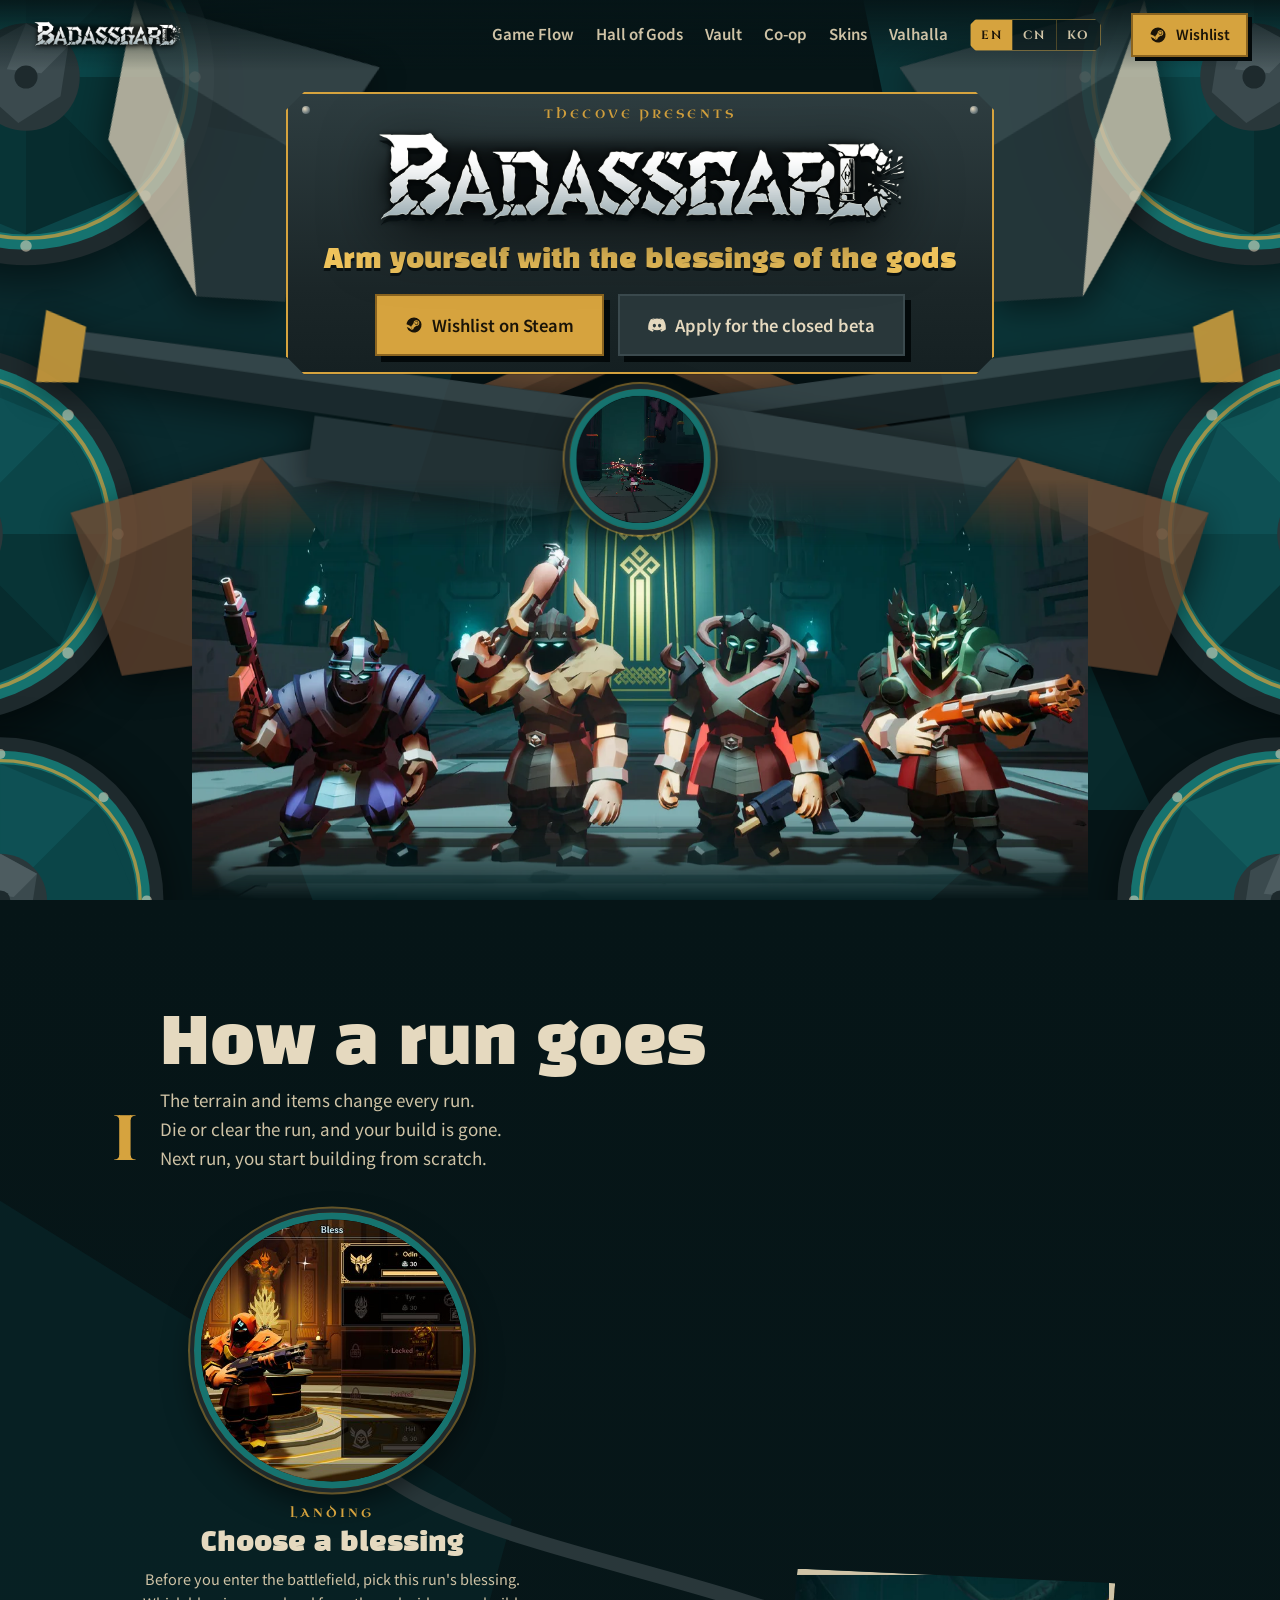
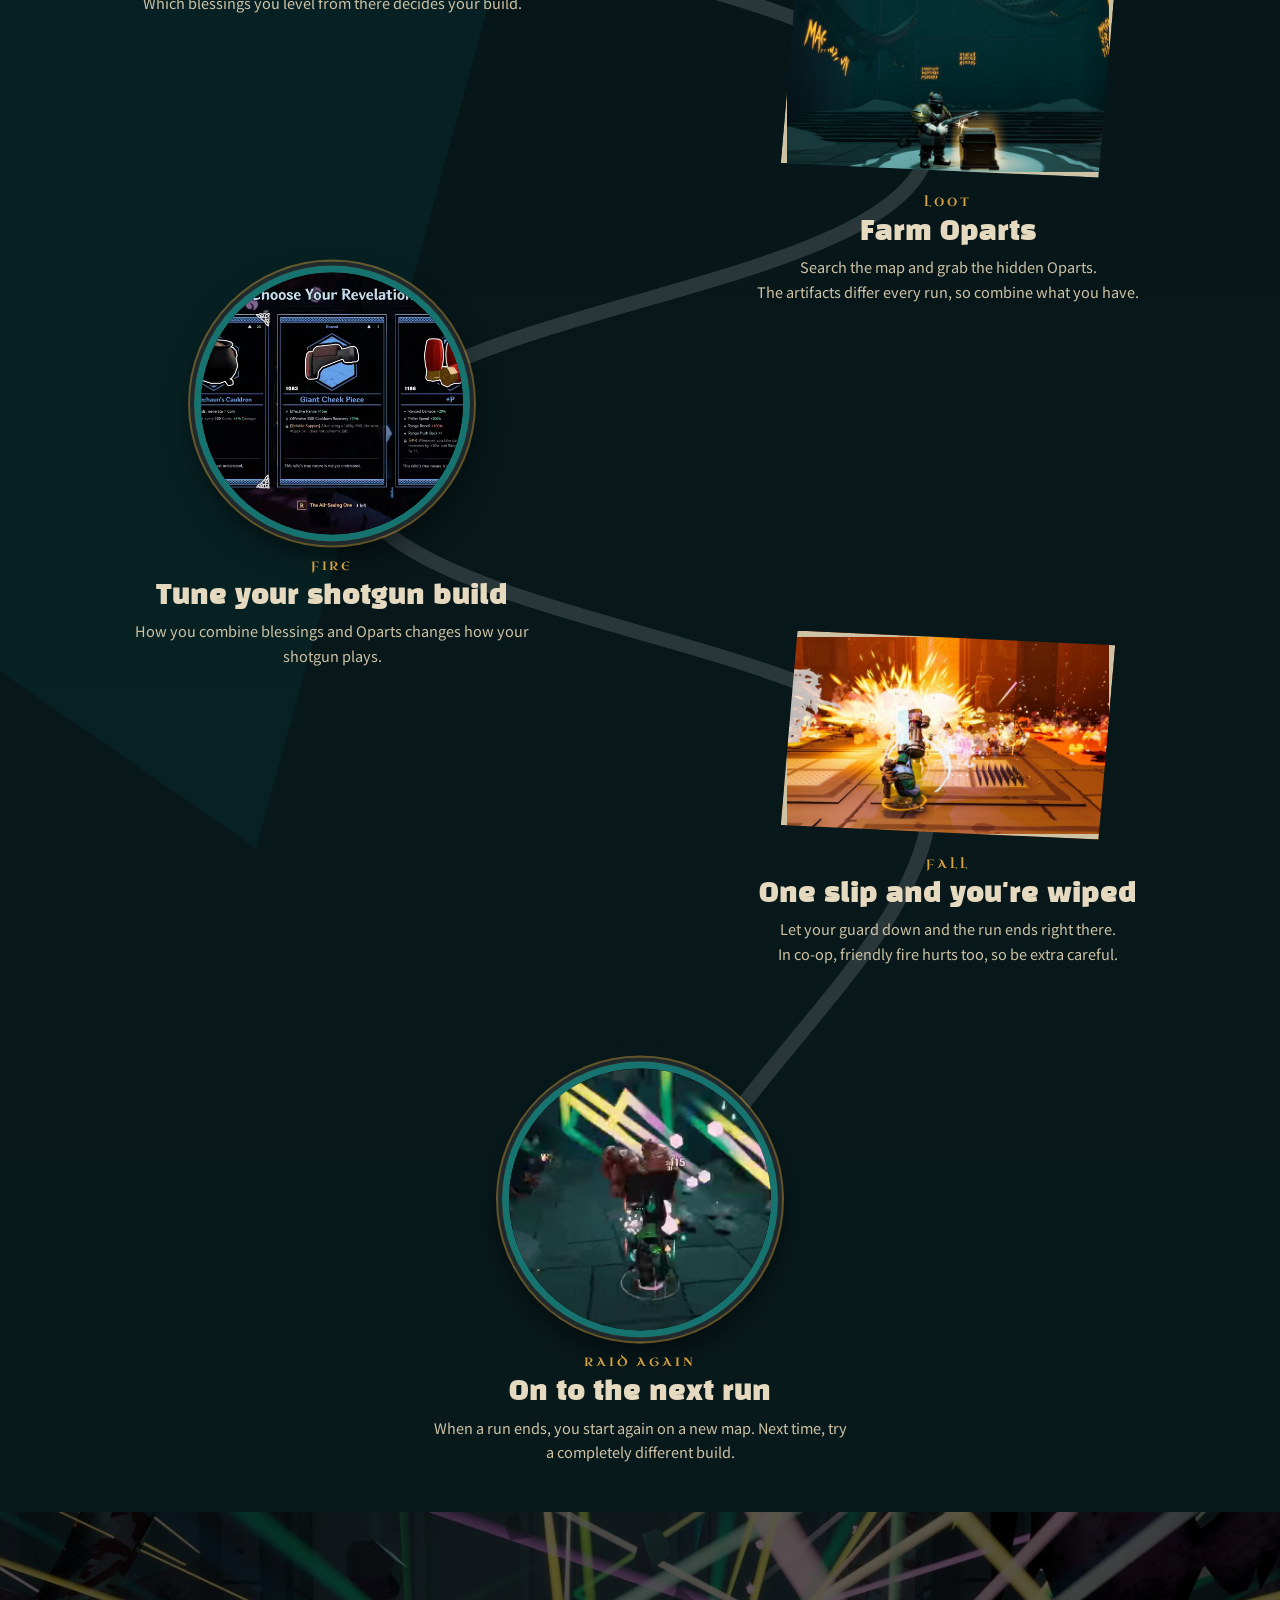
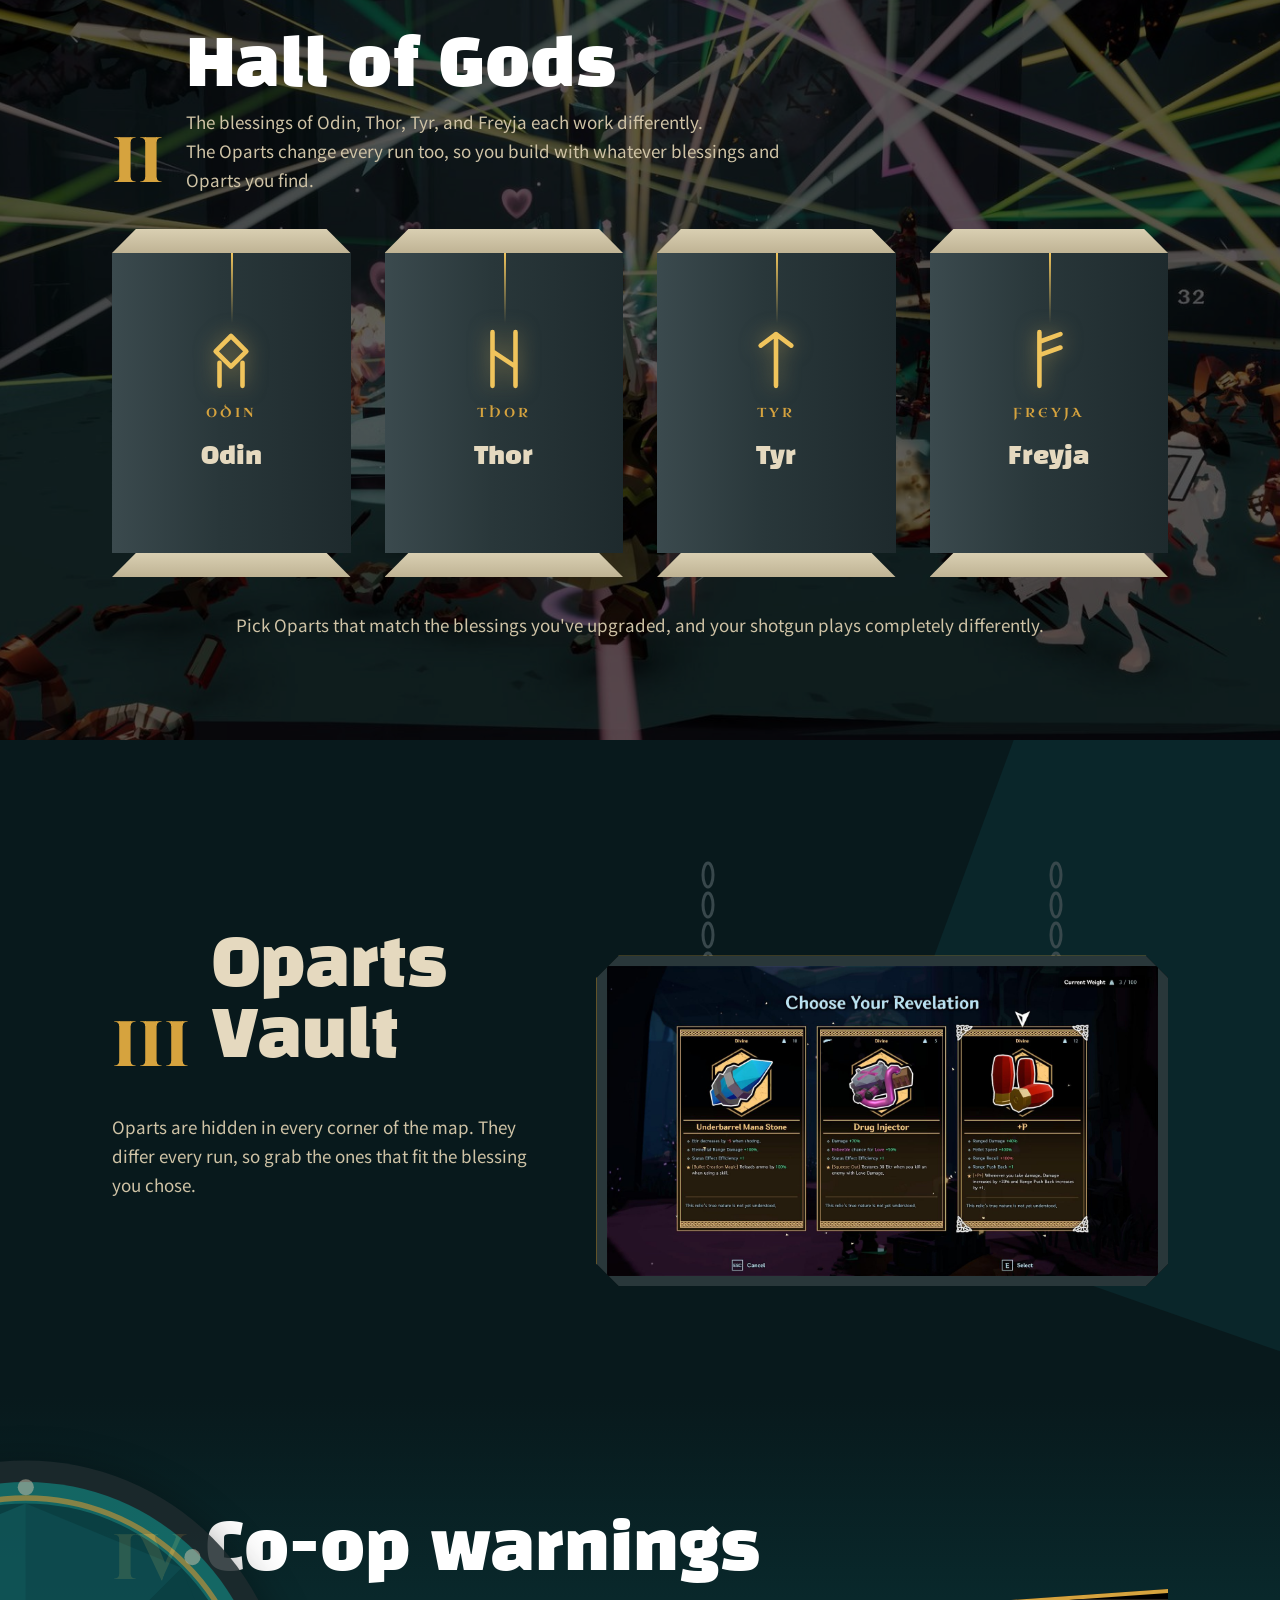
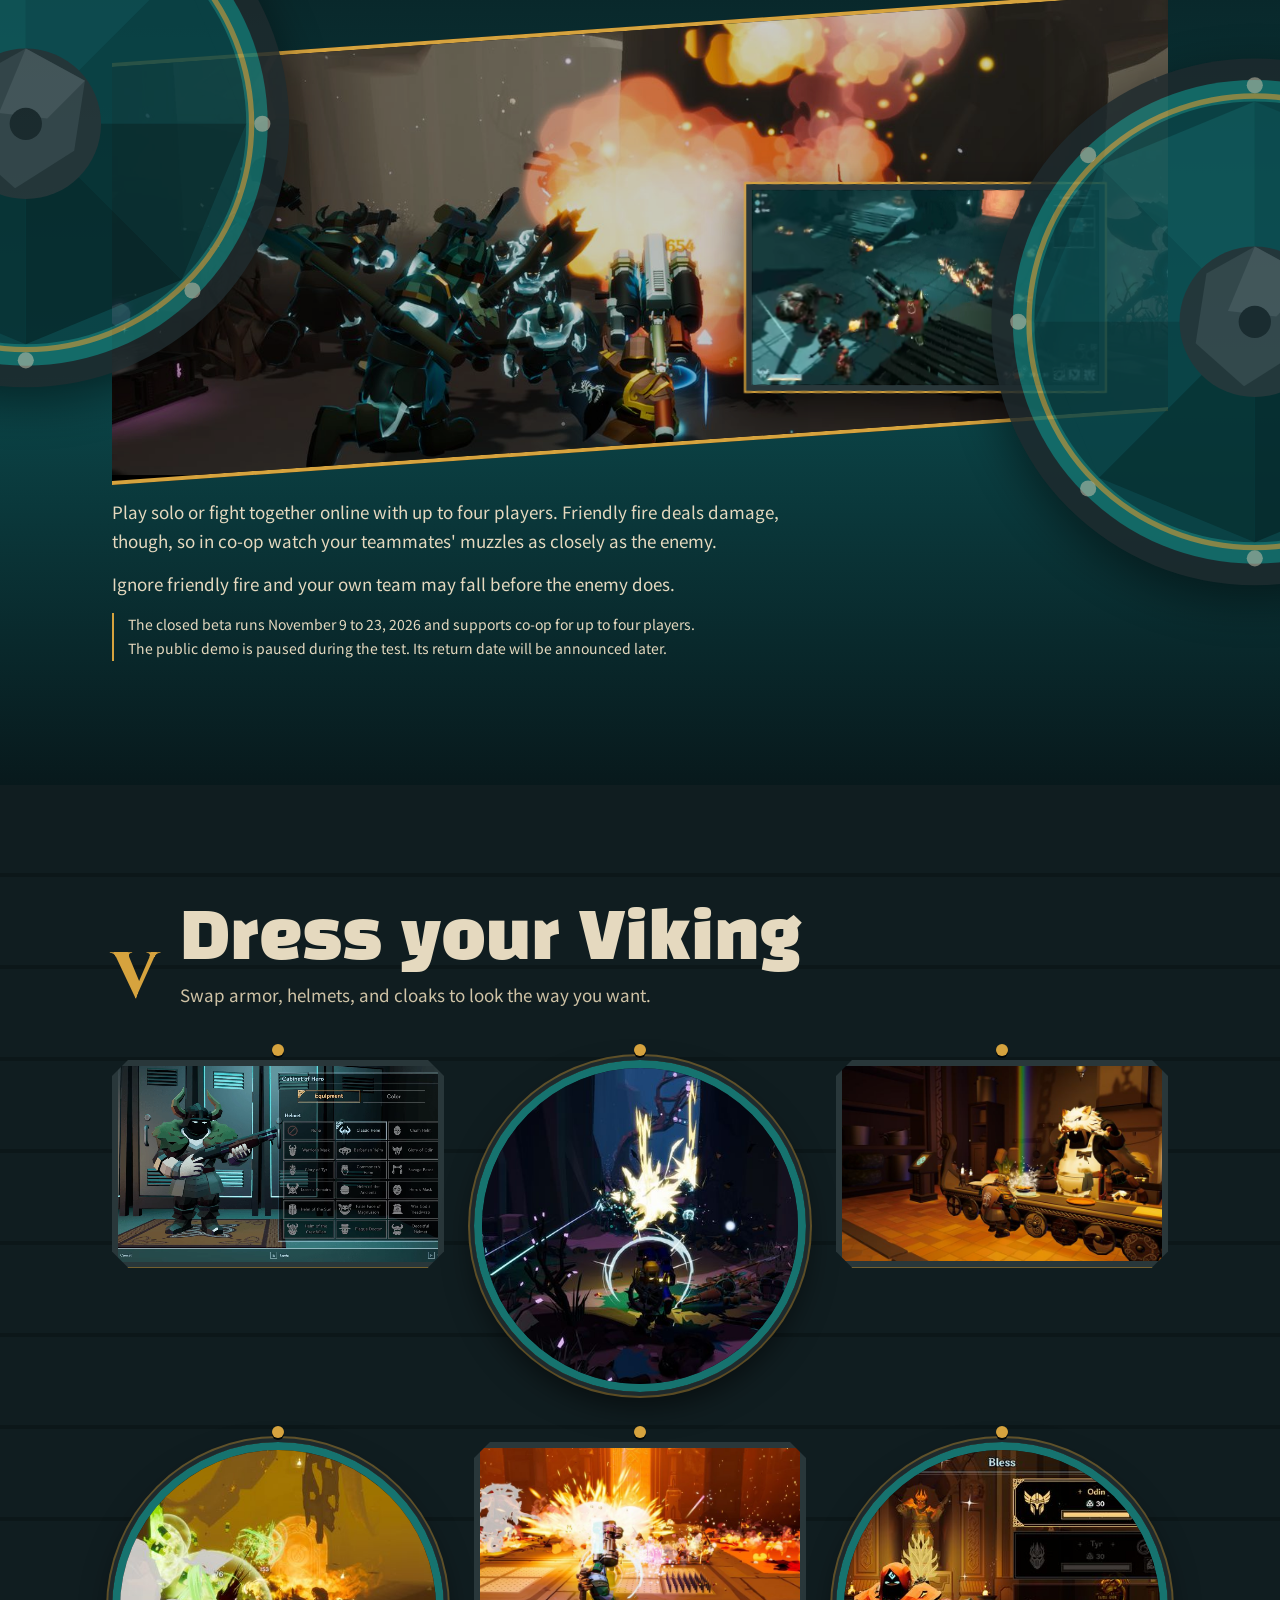
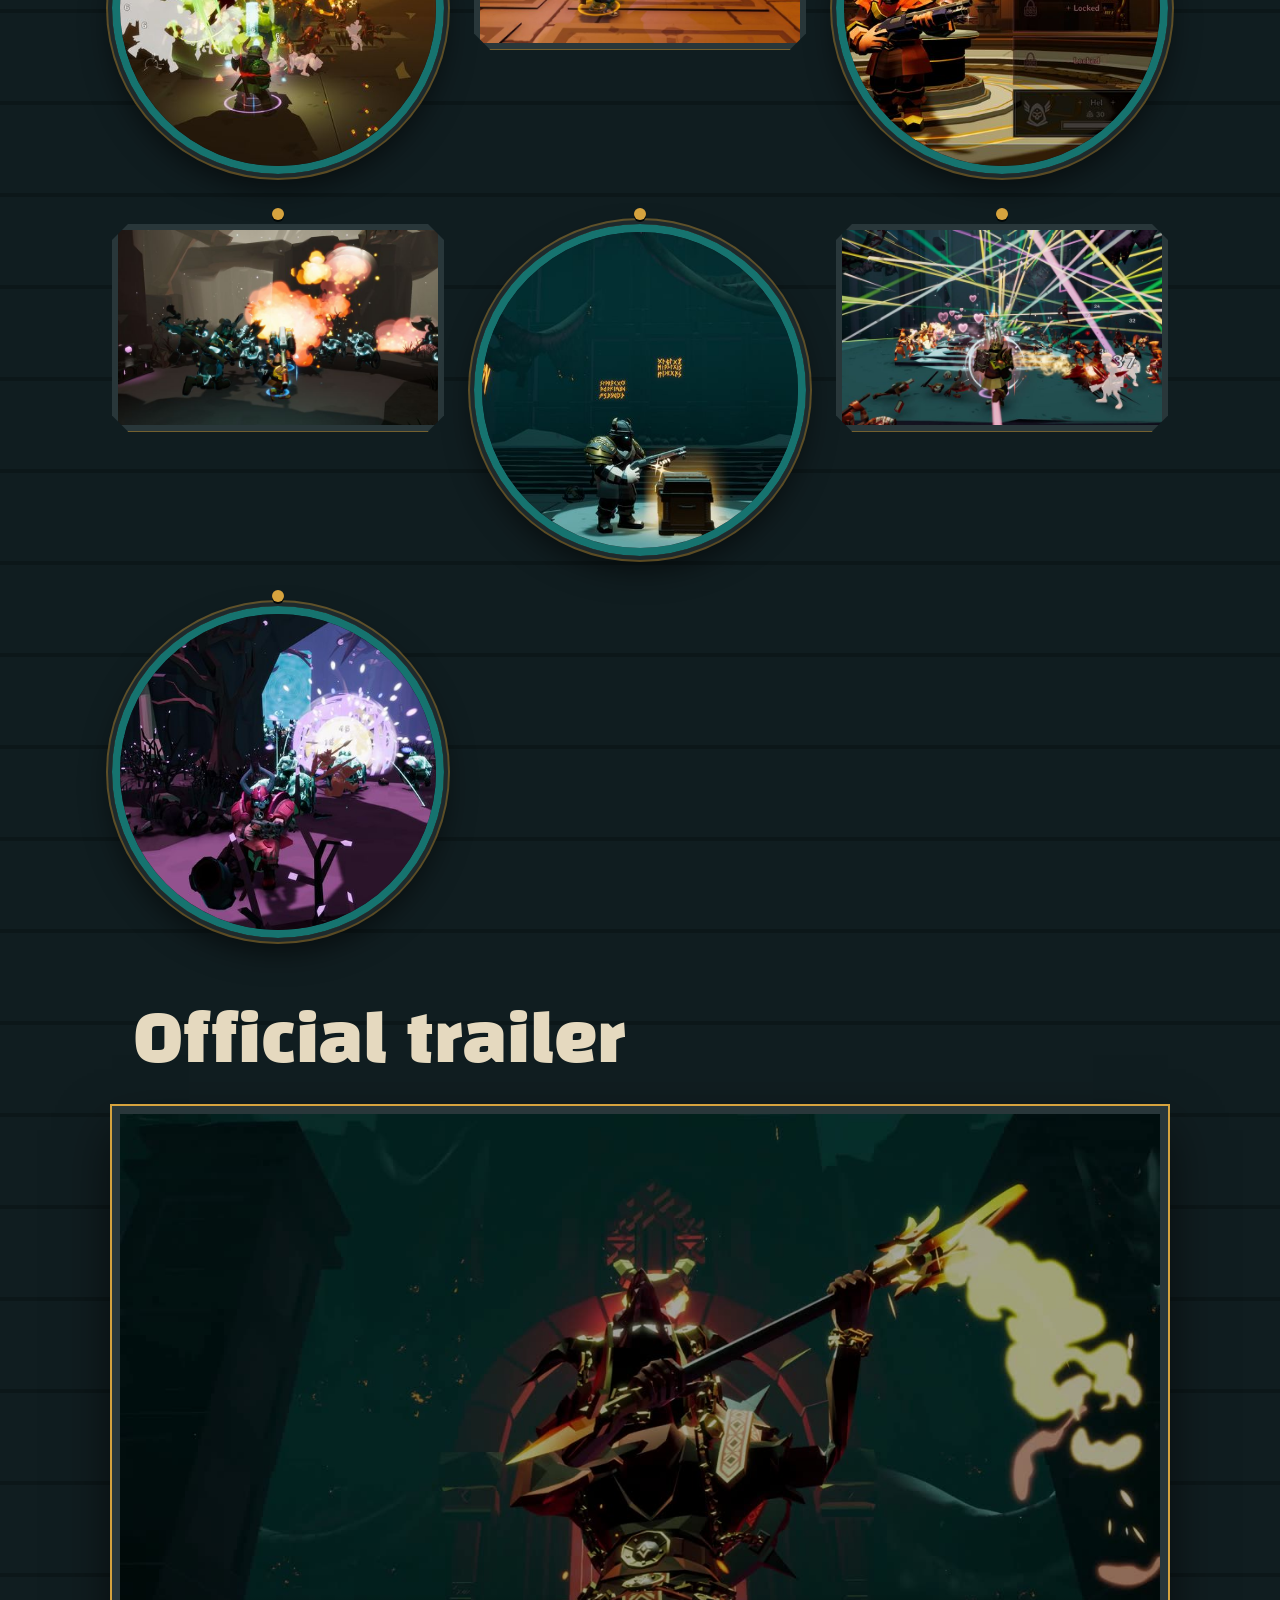
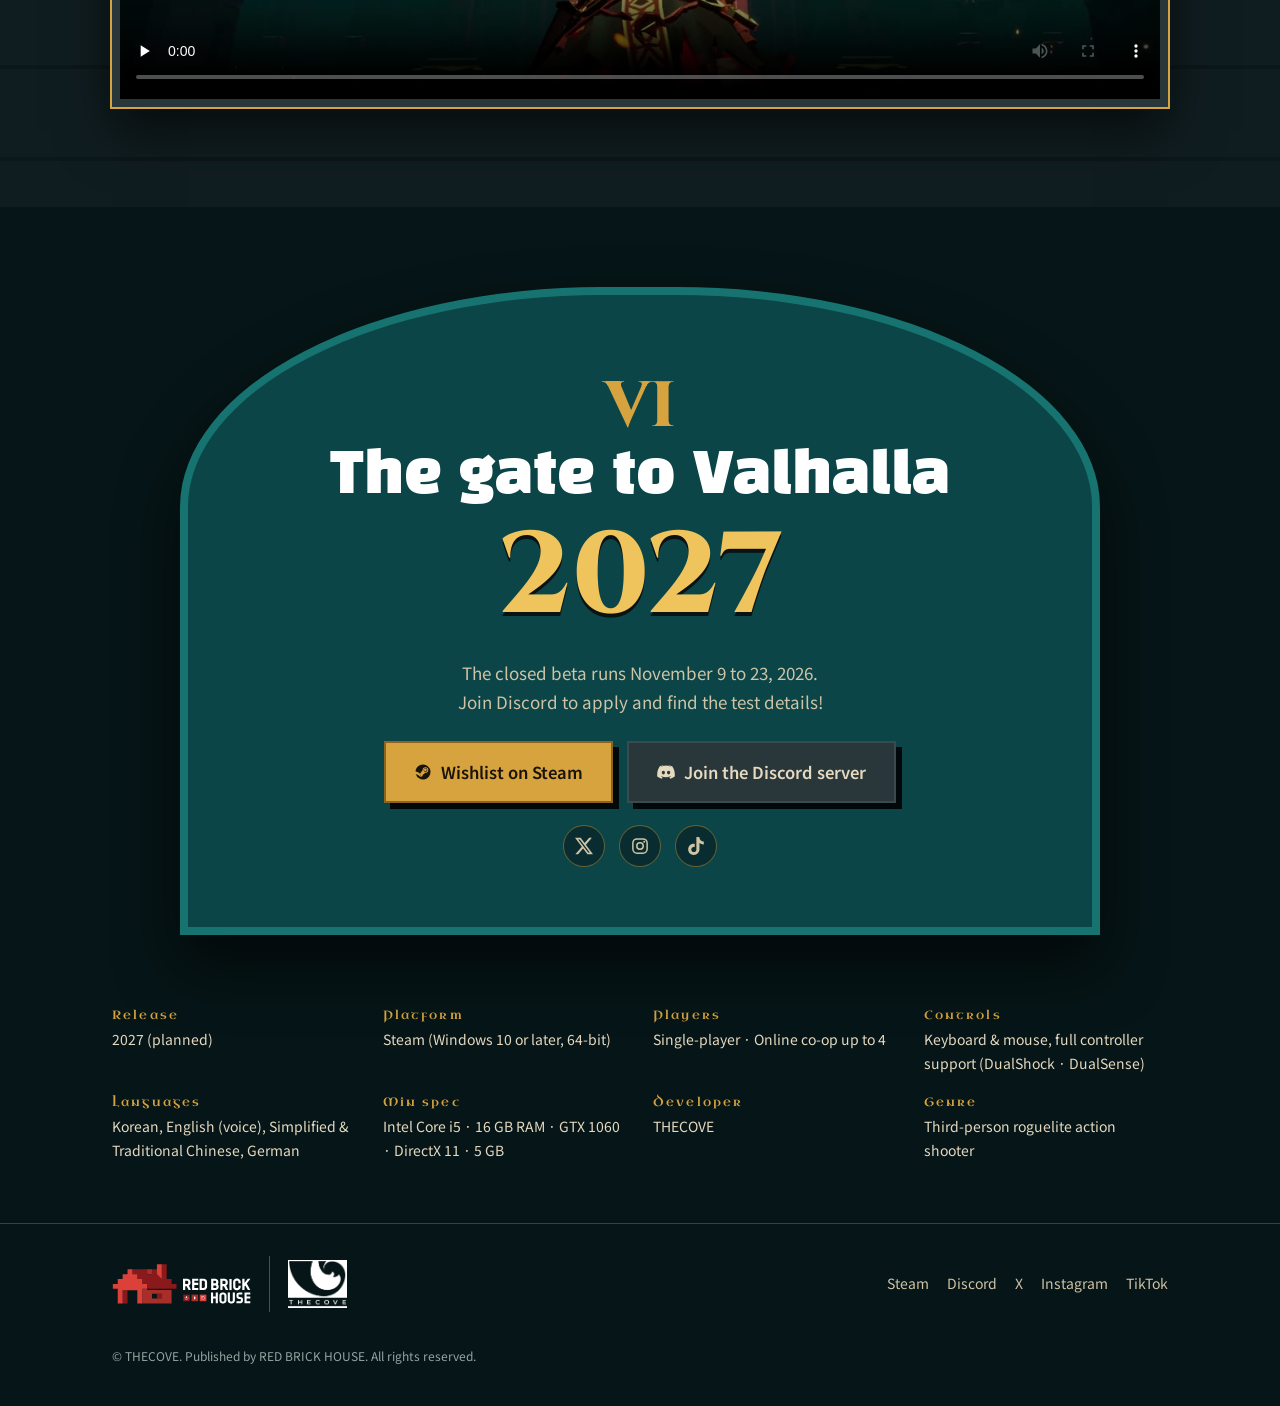
<file: index.html>
<!DOCTYPE html>
<html lang="ko">
<head>
<meta charset="UTF-8">
<meta name="viewport" content="width=device-width, initial-scale=1.0">
<title>BADASSGARD | 배드애스가르드 공식 사이트</title>
<meta name="description" content="배드애스가르드는 북유럽 신화의 전장에서 샷건을 쏘며 싸우는 3인칭 로그라이트 액션 슈터입니다. 신들의 축복과 맵에서 얻은 오파츠를 조합해 빌드를 짭니다. 2027년 Steam(Windows) 출시 예정이며, 2026년 11월 9일부터 23일까지 진행되는 클로즈드 베타에서 최대 4인 온라인 협동을 체험할 수 있습니다.">
<meta name="robots" content="noindex, nofollow">
<meta name="theme-color" content="#061517">
<meta property="og:title" content="BADASSGARD | 배드애스가르드">
<meta property="og:description" content="샷건을 든 바이킹이 신들의 축복으로 화력을 키워 나가는 3인칭 로그라이트 액션 슈터입니다. 클로즈드 베타는 2026년 11월 9일부터 23일까지 최대 4인 협동으로 진행되며, 정식 출시는 2027년 예정입니다.">
<meta property="og:image" content="https://badassgard.com/img/og-image.jpg">
<meta property="og:image:width" content="1200">
<meta property="og:image:height" content="630">
<meta property="og:type" content="website">
<meta property="og:url" content="https://badassgard.com/">
<link rel="preconnect" href="https://fonts.googleapis.com">
<link rel="preconnect" href="https://fonts.gstatic.com" crossorigin>
<link href="https://fonts.googleapis.com/css2?family=Noto+Sans+SC:wght@400;700;900&family=Grenze+Gotisch:wght@800;900&family=Black+Han+Sans&family=Cinzel:wght@700;800&family=Uncial+Antiqua&family=Noto+Sans+KR:wght@400;600;700&display=swap" rel="stylesheet">
<link rel="stylesheet" href="style.css">
</head>
<body>

<svg width="0" height="0" style="position:absolute" aria-hidden="true">
  <defs>
    <symbol id="ic-steam" viewBox="0 0 24 24"><path d="M11.98 2C6.75 2 2.46 6.02 2.04 11.14l5.34 2.21a2.8 2.8 0 0 1 1.6-.5h.16l2.38-3.45v-.05a3.77 3.77 0 1 1 3.77 3.77h-.09l-3.39 2.42v.13a2.83 2.83 0 0 1-5.6.53L2.4 14.62A10 10 0 1 0 11.98 2Zm-5.7 15.1-1.22-.5a2.12 2.12 0 0 0 3.9.1 2.12 2.12 0 0 0-1.14-2.77l-1.27-.52a1.7 1.7 0 0 1 1.31-.07 1.7 1.7 0 0 1 .95 2.21 1.7 1.7 0 0 1-2.53 1.55Zm9.01-5.42a2.51 2.51 0 1 1 0-5.02 2.51 2.51 0 0 1 0 5.02Zm0-4.4a1.89 1.89 0 1 0 0 3.77 1.89 1.89 0 0 0 0-3.77Z"/></symbol>
    <symbol id="ic-discord" viewBox="0 0 24 24"><path d="M20.3 4.4A19.8 19.8 0 0 0 15.4 3l-.2.4a18 18 0 0 1 4.4 2.2 15.6 15.6 0 0 0-15.2 0A18 18 0 0 1 8.8 3.4L8.6 3a19.8 19.8 0 0 0-4.9 1.4C.6 9 0 13.5.3 17.9A20 20 0 0 0 6.3 21l1.3-2.1a12.7 12.7 0 0 1-2.1-1l.5-.4a14.2 14.2 0 0 0 12 0l.5.4a12.7 12.7 0 0 1-2.1 1l1.3 2.1a20 20 0 0 0 6-3.1c.4-5.2-.7-9.6-3.4-13.5ZM8.5 15.2c-1.2 0-2.1-1.1-2.1-2.4s1-2.4 2.1-2.4 2.2 1.1 2.1 2.4c0 1.3-.9 2.4-2.1 2.4Zm7 0c-1.2 0-2.1-1.1-2.1-2.4s1-2.4 2.1-2.4 2.2 1.1 2.1 2.4c0 1.3-.9 2.4-2.1 2.4Z"/></symbol>

    <!-- Round shield: low-poly flat shading (base / shade / edge) -->
    <symbol id="ic-x" viewBox="0 0 24 24"><path d="M18.9 1.15h3.68l-8.04 9.19L24 22.85h-7.4l-5.8-7.58-6.64 7.58H.47l8.6-9.83L0 1.15h7.59l5.24 6.93L18.9 1.15Zm-1.29 19.49h2.04L6.49 3.24H4.3l13.31 17.4Z"/></symbol>
    <symbol id="ic-instagram" viewBox="0 0 24 24"><rect x="2.5" y="2.5" width="19" height="19" rx="5.5" fill="none" stroke="currentColor" stroke-width="2"/><circle cx="12" cy="12" r="4.3" fill="none" stroke="currentColor" stroke-width="2"/><circle cx="17.6" cy="6.4" r="1.3"/></symbol>
    <symbol id="ic-tiktok" viewBox="0 0 24 24"><path d="M12.53.02c1.31-.02 2.61-.01 3.91-.02.08 1.53.63 3.09 1.75 4.17 1.12 1.11 2.7 1.62 4.24 1.79v4.03c-1.44-.05-2.89-.35-4.2-.97-.57-.26-1.1-.59-1.62-.93-.01 2.92.01 5.84-.02 8.75-.08 1.4-.54 2.79-1.35 3.94-1.31 1.92-3.58 3.17-5.91 3.21-1.43.08-2.86-.31-4.08-1.03-2.02-1.19-3.44-3.37-3.65-5.71-.02-.5-.03-1-.01-1.49.18-1.9 1.12-3.72 2.58-4.96 1.66-1.44 3.98-2.13 6.15-1.72.02 1.48-.04 2.96-.04 4.44-.99-.32-2.15-.23-3.02.37-.63.41-1.11 1.04-1.36 1.75-.21.51-.15 1.07-.14 1.61.24 1.64 1.82 3.02 3.5 2.87 1.12-.01 2.19-.66 2.77-1.61.19-.33.4-.67.41-1.06.1-1.79.06-3.57.07-5.36.01-4.03-.01-8.05.02-12.07z"/></symbol>
    <symbol id="shield" viewBox="0 0 200 200">
      <circle cx="100" cy="100" r="98" fill="#1e2a2d"/>
      <circle cx="100" cy="100" r="90" fill="#16736f"/>
      <circle cx="100" cy="100" r="82" fill="#0b4548"/>
      <polygon points="100,100 100,18 158,42" fill="#0e5054"/>
      <polygon points="100,100 158,42 182,100" fill="#0b4548"/>
      <polygon points="100,100 182,100 158,158" fill="#083436"/>
      <polygon points="100,100 158,158 100,182" fill="#072c2e"/>
      <polygon points="100,100 100,182 42,158" fill="#083436"/>
      <polygon points="100,100 42,158 18,100" fill="#0b4548"/>
      <polygon points="100,100 18,100 42,42" fill="#0e5054"/>
      <polygon points="100,100 42,42 100,18" fill="#115a5c"/>
      <circle cx="100" cy="100" r="84" fill="none" stroke="#d6a33e" stroke-width="2" opacity=".7"/>
      <g fill="#e5d9bf" opacity=".55"><circle cx="100" cy="12" r="3"/><circle cx="188" cy="100" r="3"/><circle cx="100" cy="188" r="3"/><circle cx="12" cy="100" r="3"/><circle cx="162" cy="38" r="3"/><circle cx="162" cy="162" r="3"/><circle cx="38" cy="162" r="3"/><circle cx="38" cy="38" r="3"/></g>
      <circle cx="100" cy="100" r="28" fill="#29373a"/>
      <polygon points="100,72 122,84 118,110 96,124 78,108 82,82" fill="#3b4a4e"/>
      <polygon points="100,72 122,84 108,98 90,96" fill="#4d5c60"/>
      <circle cx="100" cy="100" r="6" fill="#1e2a2d"/>
    </symbol>

    <!-- Horned helmet silhouette -->
    <symbol id="helmet" viewBox="0 0 320 240">
      <polygon points="60,200 40,120 70,60 120,30 200,30 250,60 280,120 260,200" fill="#29373a"/>
      <polygon points="60,200 40,120 70,60 120,30 160,30 160,200" fill="#3b4a4e"/>
      <polygon points="160,30 200,30 250,60 280,120 260,200 160,200" fill="#1e2a2d"/>
      <rect x="40" y="118" width="240" height="18" fill="#d6a33e" opacity=".9"/>
      <rect x="146" y="118" width="28" height="90" fill="#1e2a2d"/>
      <polygon points="40,130 10,80 0,20 30,40 50,10 70,60" fill="#e5d9bf"/>
      <polygon points="40,130 10,80 0,20 30,40 40,80" fill="#c9bda3"/>
      <polygon points="280,130 310,80 320,20 290,40 270,10 250,60" fill="#e5d9bf"/>
      <polygon points="280,130 310,80 320,20 290,40 280,80" fill="#c9bda3"/>
    </symbol>

    <!-- Bearded axe (horizontal) -->
    <symbol id="axe" viewBox="0 0 420 120">
      <polygon points="0,64 380,52 380,68 0,76" fill="#5a3e2b"/>
      <polygon points="0,64 380,52 380,60 0,70" fill="#6e4d36"/>
      <polygon points="330,10 420,20 410,70 360,110 330,100 340,60" fill="#29373a"/>
      <polygon points="330,10 420,20 400,40 340,50" fill="#3b4a4e"/>
      <polygon points="420,20 410,70 360,110 385,60" fill="#e5d9bf" opacity=".85"/>
    </symbol>

    <!-- Pump shotgun (horizontal) -->
    <symbol id="shotgun" viewBox="0 0 420 110">
      <polygon points="0,40 70,30 90,50 60,100 10,100" fill="#5a3e2b"/>
      <polygon points="0,40 70,30 60,45 10,60" fill="#6e4d36"/>
      <polygon points="70,30 200,26 200,64 90,64" fill="#29373a"/>
      <polygon points="70,30 200,26 200,40 80,42" fill="#3b4a4e"/>
      <polygon points="200,30 420,32 420,48 200,50" fill="#1e2a2d"/>
      <polygon points="200,30 420,32 420,38 200,38" fill="#3b4a4e"/>
      <polygon points="230,50 320,50 320,72 230,72" fill="#29373a"/>
      <polygon points="120,64 150,64 140,90 110,90" fill="#1e2a2d"/>
      <polygon points="405,30 420,26 420,52 405,50" fill="#d6a33e"/>
    </symbol>

    <!-- Raven -->
    <symbol id="raven" viewBox="0 0 140 80">
      <polygon points="0,42 30,30 60,10 80,6 100,14 112,30 140,34 116,40 104,52 84,64 60,70 40,62 26,52" fill="#0a1214"/>
      <polygon points="60,10 80,6 100,14 84,24 64,22" fill="#182427"/>
    </symbol>

    <!-- Rune strokes -->
    <symbol id="ru-o" viewBox="0 0 24 32"><path d="M12 4l8 8-8 8-8-8z M6 18v12 M18 18v12"/></symbol>
    <symbol id="ru-h" viewBox="0 0 24 32"><path d="M6 2v28 M18 2v28 M6 12l12 8"/></symbol>
    <symbol id="ru-t" viewBox="0 0 24 32"><path d="M12 30V3 M4 9l8-6 8 6"/></symbol>
    <symbol id="ru-f" viewBox="0 0 24 32"><path d="M7 30V2 M7 7l11-4 M7 14l11-4"/></symbol>
    <pattern id="chain" width="18" height="30" patternUnits="userSpaceOnUse"><ellipse cx="9" cy="15" rx="5" ry="12" fill="none" stroke="#3b4a4e" stroke-width="3"/></pattern>
  </defs>
</svg>

<header class="top" id="top">
  <a class="brand" href="#hero"><img class="brand-logo" src="img/badassgard-logo.png" alt="BADASSGARD" width="1600" height="321"></a>
  <button class="burger" type="button" aria-label="메뉴" data-i18n-aria="aMenu" aria-expanded="false"><span></span><span></span><span></span></button>
  <nav class="menu" id="menu">
    <a href="#route" data-i18n="k1">게임 흐름</a><a href="#temple" data-i18n="k2">신들의 전당</a><a href="#vault" data-i18n="k3">보물창고</a><a href="#court" data-i18n="k4">팀 게임</a><a href="#forge" data-i18n="k5">스킨</a><a href="#gate" data-i18n="k6">발할라</a>
    <span class="lang-switch" role="group" aria-label="Language"><button type="button" class="lang-btn" data-lang="en" onclick="setLang('en')">EN</button><button type="button" class="lang-btn" data-lang="zh" onclick="setLang('zh')">CN</button><button type="button" class="lang-btn" data-lang="ko" onclick="setLang('ko')">KO</button></span>
    <a class="btn btn-gold" href="https://store.steampowered.com/app/3415350/" target="_blank" rel="noopener"><svg class="ic"><use href="#ic-steam"/></svg><span data-i18n="k7">찜하기</span></a>
  </nav>
</header>

<section class="hero" id="hero">
  <div class="poly p1"></div><div class="poly p2"></div><div class="poly p3"></div><div class="poly p4"></div>
  <svg class="shield s1" viewBox="0 0 200 200" aria-hidden="true"><use href="#shield"/></svg>
  <svg class="shield s2" viewBox="0 0 200 200" aria-hidden="true"><use href="#shield"/></svg>
  <svg class="shield s3" viewBox="0 0 200 200" aria-hidden="true"><use href="#shield"/></svg>
  <svg class="shield s4" viewBox="0 0 200 200" aria-hidden="true"><use href="#shield"/></svg>
  <svg class="shield s5" viewBox="0 0 200 200" aria-hidden="true"><use href="#shield"/></svg>
  <svg class="shield s6" viewBox="0 0 200 200" aria-hidden="true"><use href="#shield"/></svg>
  <div class="crossed" aria-hidden="true">
    <svg class="axe a1" viewBox="0 0 420 120"><use href="#axe"/></svg>
    <svg class="axe a2" viewBox="0 0 420 120"><use href="#axe"/></svg>
    <svg class="gun g1" viewBox="0 0 420 110"><use href="#shotgun"/></svg>
    <svg class="gun g2" viewBox="0 0 420 110"><use href="#shotgun"/></svg>
  </div>
  <div class="plate">
    <span class="plate-top">THECOVE PRESENTS</span>
    <h1 class="title"><img src="img/badassgard-logo.png" alt="BADASSGARD" width="1600" height="321" fetchpriority="high"></h1>
    <p class="tag" data-i18n="k8">신들의 축복으로 무장하라</p>
    <div class="cta">
      <a class="btn btn-gold big" href="https://store.steampowered.com/app/3415350/" target="_blank" rel="noopener"><svg class="ic"><use href="#ic-steam"/></svg><span data-i18n="k9">Steam에서 찜하기</span></a>
      <a class="btn btn-iron big" href="https://discord.gg/xqB3WnmH76" target="_blank" rel="noopener"><svg class="ic"><use href="#ic-discord"/></svg><span data-i18n="k10">클로즈드 베타 신청하기</span></a>
    </div>
  </div>
  <div class="stage">
    <div class="boss-video" aria-hidden="true">
      <video autoplay muted loop playsinline preload="metadata" poster="media/boss-loop.jpg"><source src="media/boss-loop.webm" type="video/webm"><source src="media/boss-loop.mp4" type="video/mp4"></video>
    </div>
    <picture class="warband">
      <source srcset="img/warband.webp" type="image/webp">
      <img src="img/warband.png" alt="샷건과 도끼를 든 바이킹 네 명" width="1320" height="620" fetchpriority="high">
    </picture>
  </div>
  <span class="flash" aria-hidden="true"></span>
</section>

<section class="route" id="route">
  <div class="poly p5"></div>
  <div class="wrap">
    <header class="sec-head"><span class="roman">I</span><h2 data-i18n="k11">한 판의 흐름</h2><p data-i18n="k12">매번 지형과 아이템이 달라집니다.<br>죽거나 클리어하면 빌드는 사라지고,<br>다음 판에서는 다시 처음부터 맞춰야 합니다.</p></header>
  </div>
  <div class="route-map">
    <svg class="rope" viewBox="0 130 1000 1800" preserveAspectRatio="none" aria-hidden="true">
      <path class="rope-bg" d="M220 330 C220 480 780 480 780 640 S220 800 220 960 S780 1120 780 1280 S500 1600 500 1800"/>
      <path class="rope-fg" id="ropeFg" d="M220 330 C220 480 780 480 780 640 S220 800 220 960 S780 1120 780 1280 S500 1600 500 1800"/>
    </svg>
    <ol class="waypoints">
      <li class="wp wp-1"><div class="win round"><img src="img/altar-800.jpg" alt="축복의 제단에서 오딘의 축복을 고르는 화면" width="800" height="450" loading="lazy"></div><div class="wp-text"><span class="lbl">LANDING</span><h3 data-i18n="k13">축복 고르기</h3><p data-i18n="k14">전장에 들어가기 전에 이번 판의 축복을 고릅니다.<br>이후 어떤 축복을 올리느냐에 따라 빌드가 갈립니다.</p></div></li>
      <li class="wp wp-2"><div class="win sail"><img src="img/chest-800.jpg" alt="던전에서 보물 상자를 발견한 장면" width="800" height="450" loading="lazy"></div><div class="wp-text"><span class="lbl">LOOT</span><h3 data-i18n="k15">오파츠 파밍</h3><p data-i18n="k16">맵을 뒤져 숨은 오파츠를 챙깁니다.<br>판마다 나오는 유물이 달라서 가진 것에 맞춰 조합해야 합니다.</p></div></li>
      <li class="wp wp-3"><div class="win round"><video autoplay muted loop playsinline preload="metadata" poster="media/Upgrade.jpg"><source src="media/Upgrade.webm" type="video/webm"><source src="media/Upgrade.mp4" type="video/mp4"></video></div><div class="wp-text"><span class="lbl">FIRE</span><h3 data-i18n="k17">샷건 빌드 맞추기</h3><p data-i18n="k18">축복과 오파츠를 어떻게 조합하느냐에 따라 샷건 운용법이 달라집니다.</p></div></li>
      <li class="wp wp-4"><div class="win sail"><img src="img/p03-800.jpg" alt="용암 위 전장의 대폭발" width="800" height="450" loading="lazy"></div><div class="wp-text"><span class="lbl">FALL</span><h3 data-i18n="k19">실수하면 전멸</h3><p data-i18n="k20">방심하면 바로 전멸합니다.<br>협동 플레이에서는 아군 사격도 피해를 주니 특히 조심해야 합니다.</p></div></li>
      <li class="wp wp-5"><div class="win round"><video autoplay muted loop playsinline preload="metadata" poster="media/Combat_04.jpg"><source src="media/Combat_04.webm" type="video/webm"><source src="media/Combat_04.mp4" type="video/mp4"></video></div><div class="wp-text"><span class="lbl">RAID AGAIN</span><h3 data-i18n="k21">다음 판 가기</h3><p data-i18n="k22">판이 끝나면 새 맵에서 다시 시작합니다. 다음 판에는 아예 다른 빌드를 노려 보세요.</p></div></li>
    </ol>
  </div>
</section>

<section class="temple" id="temple">
  <img class="temple-floor" src="img/p06-1600.jpg" alt="" width="1600" height="900" loading="lazy">
  <div class="wrap">
    <header class="sec-head light"><span class="roman">II</span><h2 data-i18n="k23">신들의 전당</h2><p data-i18n="k24">오딘, 토르, 티르, 프레이야가 주는 축복은 효과가 제각각입니다.<br>판마다 나오는 오파츠도 달라서, 그때그때 얻은 축복과 오파츠로 빌드를 짜야 합니다.</p></header>
    <ul class="pillars">
      <li><span class="cap"></span><span class="shaft"><svg class="rune"><use href="#ru-o"/></svg><em>ODIN</em><b data-i18n="k26">오딘</b></span><span class="base"></span></li>
      <li><span class="cap"></span><span class="shaft"><svg class="rune"><use href="#ru-h"/></svg><em>THOR</em><b data-i18n="k28">토르</b></span><span class="base"></span></li>
      <li><span class="cap"></span><span class="shaft"><svg class="rune"><use href="#ru-t"/></svg><em>TYR</em><b data-i18n="k30">티르</b></span><span class="base"></span></li>
      <li><span class="cap"></span><span class="shaft"><svg class="rune"><use href="#ru-f"/></svg><em>FREYJA</em><b data-i18n="k32">프레이야</b></span><span class="base"></span></li>
    </ul>
    <p class="temple-note" data-i18n="k33">강화한 축복에 맞춰 오파츠를 고르면 샷건 운용법이 확 달라집니다.</p>
  </div>
</section>

<section class="vault" id="vault">
  <div class="poly p6"></div>
  <div class="wrap vault-in">
    <div class="vault-text">
      <header class="sec-head"><span class="roman">III</span><h2 data-i18n="k34">오파츠 보물창고</h2></header>
      <p data-i18n="k35">맵 구석구석에 오파츠가 숨어 있습니다. 판마다 나오는 게 다르니, 이번 판에 고른 축복과 잘 맞는 걸 챙기세요.</p>
    </div>
    <div class="vault-door">
      <svg class="chains c1" aria-hidden="true"><rect width="100%" height="100%" fill="url(#chain)"/></svg>
      <svg class="chains c2" aria-hidden="true"><rect width="100%" height="100%" fill="url(#chain)"/></svg>
      <div class="door"><img src="img/items-1600.jpg" alt="세 가지 오파츠 중 하나를 고르는 화면" width="1600" height="900" loading="lazy"></div>
    </div>
  </div>
</section>

<section class="court" id="court">
  <svg class="shield side-l" viewBox="0 0 200 200" aria-hidden="true"><use href="#shield"/></svg>
  <svg class="shield side-r" viewBox="0 0 200 200" aria-hidden="true"><use href="#shield"/></svg>
  <div class="wrap court-in">
    <header class="sec-head light"><span class="roman">IV</span><h2 data-i18n="k36">팀 게임 주의사항</h2></header>
    <div class="court-band">
      <img src="img/p02-1600.jpg" alt="적 무리 속 폭발" width="1600" height="900" loading="lazy">
      <div class="court-clip"><video autoplay muted loop playsinline preload="metadata" poster="media/Combat_02.jpg"><source src="media/Combat_02.webm" type="video/webm"><source src="media/Combat_02.mp4" type="video/mp4"></video></div>
    </div>
    <div class="court-text">
      <p data-i18n="k37">혼자 플레이하거나 최대 4명이 온라인으로 함께 싸울 수 있습니다. 다만 아군 사격도 피해를 주니, 협동할 때는 적만큼 팀원의 총구도 조심하세요.</p>
      <p data-i18n="k38">아군 사격을 조심하지 않으면 적보다 우리 팀이 먼저 무너질 수 있습니다.</p>
      <p class="note" data-i18n="k39">클로즈드 베타(2026.11.9~11.23)에서 최대 4인 협동 플레이를 지원합니다.<br>공개 데모는 베타 기간 동안 일시 중단되며, 재개일은 추후 공지됩니다.</p>
    </div>
  </div>
</section>

<section class="forge" id="forge">
  <div class="wrap">
    <header class="sec-head"><span class="roman">V</span><h2 data-i18n="k40">바이킹 꾸미기</h2><p data-i18n="k41">갑옷, 투구, 망토를 바꿔 입혀 원하는 모습으로 꾸밀 수 있습니다.</p></header>
    <div class="rack" id="grid">
      <div class="mount plate-w mount-video"><video autoplay muted loop playsinline preload="metadata" poster="media/Cabinet.jpg"><source src="media/Cabinet.webm" type="video/webm"><source src="media/Cabinet.mp4" type="video/mp4"></video></div>
      <a class="mount round" href="img/p04-1600.jpg" data-cap="어둠 속의 일격"><img src="img/p04-800.jpg" alt="" width="800" height="450" loading="lazy"></a>
      <a class="mount plate-w" href="img/bifrost-1600.jpg" data-cap="비프로스트의 식탁"><img src="img/bifrost-800.jpg" alt="" width="800" height="450" loading="lazy"></a>
      <a class="mount round" href="img/p05-1600.jpg" data-cap="유령 늑대"><img src="img/p05-800.jpg" alt="" width="800" height="450" loading="lazy"></a>
      <a class="mount plate-w" href="img/p03-1600.jpg" data-cap="용암 위의 폭발"><img src="img/p03-800.jpg" alt="" width="800" height="450" loading="lazy"></a>
      <a class="mount round" href="img/altar-1600.jpg" data-cap="축복의 제단"><img src="img/altar-800.jpg" alt="" width="800" height="450" loading="lazy"></a>
      <a class="mount plate-w" href="img/p02-1600.jpg" data-cap="적 무리와 폭발"><img src="img/p02-800.jpg" alt="" width="800" height="450" loading="lazy"></a>
      <a class="mount round" href="img/chest-1600.jpg" data-cap="보물 상자 발견"><img src="img/chest-800.jpg" alt="" width="800" height="450" loading="lazy"></a>
      <a class="mount plate-w" href="img/p06-1600.jpg" data-cap="광선이 쏟아지는 전장"><img src="img/p06-800.jpg" alt="" width="800" height="450" loading="lazy"></a>
      <a class="mount round" href="img/p01-1600.jpg" data-cap="보랏빛 숲의 전투"><img src="img/p01-800.jpg" alt="" width="800" height="450" loading="lazy"></a>
    </div>
    <div class="trailer">
      <header class="sec-head"><span class="roman">&nbsp;</span><h2 data-i18n="k42">오피셜 트레일러</h2></header>
      <div class="trailer-frame"><video controls preload="none" playsinline poster="media/trailer-poster.jpg"><source src="media/badassgard-trailer-720.webm" type="video/webm"><source src="media/badassgard-trailer-720.mp4" type="video/mp4"></video></div>
    </div>
  </div>
</section>

<section class="gate" id="gate">
  <div class="gate-arch">
    <div class="gdoor gdoor-l"></div><div class="gdoor gdoor-r"></div>
    <div class="gate-in">
      <span class="roman">VI</span>
      <h2 data-i18n="k43">발할라로 향하는 문</h2>
      <p class="gate-year"><b>2027</b></p>
      <p data-i18n="k44">클로즈드 베타는 2026년 11월 9일부터 23일까지 진행됩니다.<br>참여 신청과 테스트 안내는 Discord에서 확인하세요!</p>
      <div class="cta">
        <a class="btn btn-gold big" href="https://store.steampowered.com/app/3415350/" target="_blank" rel="noopener"><svg class="ic"><use href="#ic-steam"/></svg><span data-i18n="k9">Steam에서 찜하기</span></a>
        <a class="btn btn-iron big" href="https://discord.gg/xqB3WnmH76" target="_blank" rel="noopener"><svg class="ic"><use href="#ic-discord"/></svg><span data-i18n="k46">Discord 서버 참여하기</span></a>
      </div>
      <div class="social">
        <a href="https://x.com/BadassgardGame" target="_blank" rel="noopener" aria-label="X" title="X"><svg><use href="#ic-x"/></svg></a>
        <a href="https://www.instagram.com/badassgardgame/" target="_blank" rel="noopener" aria-label="Instagram" title="Instagram"><svg><use href="#ic-instagram"/></svg></a>
        <a href="https://www.tiktok.com/@badassgard" target="_blank" rel="noopener" aria-label="TikTok" title="TikTok"><svg><use href="#ic-tiktok"/></svg></a>
      </div>
    </div>
  </div>
  <div class="wrap spec">
    <dl>
      <div><dt data-i18n="k47">출시</dt><dd data-i18n="k48">2027년 예정</dd></div>
      <div><dt data-i18n="k49">플랫폼</dt><dd data-i18n="k50">Steam (Windows 10 이상, 64비트)</dd></div>
      <div><dt data-i18n="k51">플레이 인원</dt><dd data-i18n="k52">1인 플레이 &middot; 최대 4인 온라인 협동</dd></div>
      <div><dt data-i18n="k53">조작</dt><dd data-i18n="k54">키보드·마우스, 컨트롤러 완벽 지원 (DualShock &middot; DualSense)</dd></div>
      <div><dt data-i18n="k55">언어</dt><dd data-i18n="k56">한국어, 영어(음성 지원), 중국어 간체·번체, 독일어</dd></div>
      <div><dt data-i18n="k57">최소 사양</dt><dd>Intel Core i5 &middot; 16 GB RAM &middot; GTX 1060 &middot; DirectX 11 &middot; 5 GB</dd></div>
      <div><dt data-i18n="k58">개발</dt><dd>THECOVE</dd></div>
      <div><dt data-i18n="k59">장르</dt><dd data-i18n="k60">3인칭 로그라이트 액션 슈터</dd></div>
    </dl>
  </div>
</section>

<footer class="foot">
  <div class="wrap foot-in">
    <div class="foot-cis"><a href="https://redbrickhouse.gg/" target="_blank" rel="noopener"><img class="p-logo" src="img/rbh-logo.svg" alt="RED BRICK HOUSE" width="228" height="66"></a><span class="p-sep" aria-hidden="true"></span><img class="p-dev-logo" src="img/thecove-logo.png" alt="THECOVE"></div>
    <nav class="foot-links">
      <a href="https://store.steampowered.com/app/3415350/" target="_blank" rel="noopener">Steam</a>
      <a href="https://discord.gg/xqB3WnmH76" target="_blank" rel="noopener">Discord</a>
      <a href="https://x.com/BadassgardGame" target="_blank" rel="noopener">X</a>
      <a href="https://www.instagram.com/badassgardgame/" target="_blank" rel="noopener">Instagram</a>
      <a href="https://www.tiktok.com/@badassgard" target="_blank" rel="noopener">TikTok</a>
    </nav>
    <p class="legal">&copy; THECOVE. Published by RED BRICK HOUSE. All rights reserved.</p>
  </div>
</footer>

<div class="lightbox" id="lightbox" hidden>
  <button class="lb-close" type="button" aria-label="닫기" data-i18n-aria="aClose">&times;</button>
  <button class="lb-prev" type="button" aria-label="이전" data-i18n-aria="aPrev">&#8249;</button>
  <figure><img alt=""><figcaption></figcaption></figure>
  <button class="lb-next" type="button" aria-label="다음" data-i18n-aria="aNext">&#8250;</button>
</div>

<script src="i18n.js?v=20261111"></script>
<script src="script.js"></script>
</body>
</html>
</file>
<file: style.css>
:root{
  --navy:#061517; --navy2:#08191c; --teal:#0b4548; --teal2:#0e5054; --bronze:#16736f; --iron:#29373a; --iron2:#1e2a2d; --iron3:#3b4a4e;
  --bone:#e5d9bf; --bone2:#cfc3a6; --muted:#93a5a2; --gold:#d6a33e; --gold2:#f0c45c; --fire:#ff5a22; --light:#ffd253;
  --title:"Grenze Gotisch","Times New Roman",serif; --ko:"Black Han Sans","Noto Sans KR",sans-serif; --num:"Cinzel",serif; --lbl:"Uncial Antiqua",serif;
  --sans:"Noto Sans KR","Pretendard","Apple SD Gothic Neo",system-ui,sans-serif;
}
*{box-sizing:border-box}
html{scroll-behavior:smooth;background:var(--navy);scroll-padding-top:80px}
body{margin:0;background:var(--navy);color:var(--bone);font-family:var(--sans);font-size:17px;line-height:1.7;-webkit-font-smoothing:antialiased;overflow-x:hidden}
:lang(ko){word-break:keep-all}
a{color:inherit;text-decoration:none}
img,video{display:block;max-width:100%;height:auto}
h1,h2,h3{margin:0;font-weight:400;line-height:1.15}
ul,ol{margin:0;padding:0;list-style:none}
p{margin:0 0 14px}
.wrap{max-width:1120px;margin:0 auto;padding:0 32px}
.ic{width:18px;height:18px;fill:currentColor;flex:none}

/* low-poly background facets */
.poly{position:absolute;pointer-events:none}
.p1{left:-6vw;top:8vh;width:46vw;height:70vh;background:#0a2a2e;clip-path:polygon(0 0,100% 18%,72% 100%,0 76%)}
.p2{right:-8vw;top:0;width:52vw;height:64vh;background:#0b3538;clip-path:polygon(22% 0,100% 0,100% 74%,40% 100%)}
.p3{left:20vw;bottom:-6vh;width:60vw;height:38vh;background:#082326;clip-path:polygon(0 40%,60% 0,100% 60%,80% 100%,10% 100%)}
.p4{right:10vw;bottom:10vh;width:30vw;height:30vh;background:#0e5054;opacity:.35;clip-path:polygon(0 30%,70% 0,100% 100%,20% 100%)}
.p5{left:-10vw;top:10%;width:50vw;height:60%;background:#082326;clip-path:polygon(0 0,100% 30%,60% 100%,0 80%);opacity:.8}
.p6{right:-10vw;top:0;width:44vw;height:100%;background:#0a2a2e;clip-path:polygon(30% 0,100% 0,100% 100%,0 70%);opacity:.8}

/* buttons */
.btn{display:inline-flex;align-items:center;gap:9px;padding:12px 22px;font-weight:600;font-size:15px;border:2px solid var(--gold);color:var(--bone);background:var(--iron2);box-shadow:6px 6px 0 #03090a;transition:transform .12s,box-shadow .12s;white-space:nowrap}
.btn:hover{transform:translate(2px,2px);box-shadow:3px 3px 0 #03090a}
.btn-gold{background:var(--gold);color:#1a1408;border-color:#8a6420}
.btn-iron{background:var(--iron);border-color:var(--iron3)}
.btn.big{padding:15px 28px;font-size:16.5px}

/* top */
.top{position:fixed;inset:0 0 auto 0;z-index:40;height:70px;display:flex;align-items:center;justify-content:space-between;padding:0 32px;background:linear-gradient(rgba(6,21,23,.92),rgba(6,21,23,0));transition:background .3s}
.top.scrolled{background:rgba(6,21,23,.96);border-bottom:1px solid rgba(214,163,62,.25)}
.brand{font-family:var(--title);font-weight:900;font-size:28px;letter-spacing:-.02em;color:var(--bone);text-shadow:0 2px 0 #03090a;display:inline-flex;align-items:center}
.brand-logo{height:30px;width:auto;filter:drop-shadow(0 2px 2px rgba(0,0,0,.6))}
.menu{display:flex;align-items:center;gap:22px}
.menu a{font-weight:600;font-size:15px;color:var(--bone2);padding:4px 0;border-bottom:2px solid transparent}
.menu a:hover{color:var(--gold2);border-bottom-color:var(--gold)}
.menu .btn{padding:8px 16px;font-size:14px;margin-left:8px;box-shadow:4px 4px 0 #03090a;border-bottom:2px solid #8a6420}
.menu .btn-gold,.menu .btn-gold:hover{color:#1a1408}
.burger{display:none;width:44px;height:44px;background:none;border:0;padding:10px;cursor:pointer;flex-direction:column;justify-content:center;gap:5px}
.burger span{display:block;height:3px;background:var(--bone);transition:.25s}

/* hero */
.hero{position:relative;min-height:100svh;overflow:hidden;display:flex;flex-direction:column;align-items:center;justify-content:space-between;padding:92px 0 0}
.helm{position:absolute;top:64px;width:22vw;height:auto;z-index:1;opacity:.95;filter:drop-shadow(0 10px 20px rgba(0,0,0,.6))}
.helm-l{left:-3vw}
.helm-r{right:-3vw;transform:scaleX(-1)}
.shield{position:absolute;width:30vw;height:30vw;z-index:2;filter:drop-shadow(0 14px 24px rgba(0,0,0,.55))}
.s1{left:-13vw;top:-9vw;animation:in-l .45s cubic-bezier(.2,.9,.3,1.15) both}
.s2{right:-13vw;top:-9vw;animation:in-r .45s cubic-bezier(.2,.9,.3,1.15) both}
.s3{left:-19vw;top:38%;animation:in-l .5s .05s cubic-bezier(.2,.9,.3,1.15) both}
.s4{right:-19vw;top:38%;animation:in-r .5s .05s cubic-bezier(.2,.9,.3,1.15) both}
.s5{width:26vw;height:26vw;left:-13vw;bottom:-13vw;animation:in-b .5s .1s cubic-bezier(.2,.9,.3,1.15) both}
.s6{width:26vw;height:26vw;right:-13vw;bottom:-13vw;animation:in-b .5s .1s cubic-bezier(.2,.9,.3,1.15) both}
@keyframes in-l{from{transform:translateX(-14vw)}to{transform:none}}
@keyframes in-r{from{transform:translateX(14vw)}to{transform:none}}
@keyframes in-b{from{transform:translateY(12vw)}to{transform:none}}
.crossed{position:absolute;left:50%;top:6%;width:min(96vw,1400px);aspect-ratio:2/1;transform:translateX(-50%);z-index:3;opacity:.85;pointer-events:none}
.crossed svg{position:absolute;left:50%;top:44%;width:96%;height:auto;transform-origin:center;filter:drop-shadow(0 10px 18px rgba(0,0,0,.6))}
.a1{transform:translate(-50%,-50%) rotate(-22deg)}
.a2{transform:translate(-50%,-50%) rotate(22deg) scaleX(-1)}
.g1{transform:translate(-50%,-50%) rotate(-8deg) translateY(150px);width:86%}
.g2{transform:translate(-50%,-50%) rotate(8deg) translateY(150px) scaleX(-1);width:86%}
.plate{position:relative;z-index:5;text-align:center;padding:10px 36px 16px;max-width:min(60vw,820px);background:linear-gradient(#2e3d40,#1b2628 70%,#152022);border:2px solid var(--gold);outline:1px solid rgba(214,163,62,.35);outline-offset:6px;
  clip-path:polygon(18px 0,calc(100% - 18px) 0,100% 18px,100% calc(100% - 18px),calc(100% - 18px) 100%,18px 100%,0 calc(100% - 18px),0 18px);box-shadow:0 20px 50px rgba(0,0,0,.6)}
.plate::before,.plate::after{content:"";position:absolute;top:12px;width:8px;height:8px;border-radius:50%;background:radial-gradient(circle at 35% 35%,#e5d9bf,#6d7a7d 60%,#29373a)}
.plate::before{left:14px;box-shadow:0 calc(100% + 0px) 0 0 transparent}
.plate::after{right:14px}
.plate-top{display:block;font-family:var(--lbl);font-size:12px;letter-spacing:.26em;color:var(--gold);margin-bottom:2px}
.title{margin:2px 0 0}
.title img{display:block;width:min(46vw,540px);height:auto;margin:0 auto;filter:drop-shadow(0 6px 0 #0a1214) drop-shadow(0 14px 30px rgba(0,0,0,.6))}
.tag{font-family:var(--ko);font-size:clamp(17px,2vw,26px);color:var(--gold2);margin:4px 0 12px;text-shadow:0 3px 0 #0a1214}
.cta{display:flex;gap:14px;justify-content:center;flex-wrap:wrap}
.stage{position:relative;z-index:6;width:min(70vw,1010px);margin:calc(0.7*clamp(120px,11vw,220px)) auto 0}
.warband{position:relative;display:block;width:100%;margin:0;animation:rise .55s .1s ease-out both}
.warband img{width:100%}
@keyframes rise{from{transform:translateY(24px);opacity:0}to{transform:none;opacity:1}}
.flash{position:absolute;z-index:5;left:calc(50% + 19vw);bottom:15vw;width:110px;height:110px;border-radius:50%;pointer-events:none;mix-blend-mode:screen;opacity:0;
  background:radial-gradient(circle,#fff 0,var(--light) 22%,var(--fire) 48%,rgba(255,90,34,0) 72%);animation:flash 7s 2s infinite}
@keyframes flash{0%,1.2%{opacity:0}1.6%{opacity:1}2.6%{opacity:.6}3.6%,100%{opacity:0}}
.boss-video{position:absolute;z-index:6;left:50%;top:0;transform:translate(-50%,-64%);width:clamp(120px,11vw,220px);margin:0;aspect-ratio:1;border-radius:50%;overflow:hidden;border:7px solid var(--bronze);outline:5px solid var(--iron2);box-shadow:0 0 0 7px rgba(214,163,62,.5),0 16px 40px rgba(0,0,0,.6);background:#000}
.boss-video video{width:100%;height:100%;object-fit:cover}
.marks{position:absolute;z-index:6;left:32px;top:104px;display:flex;gap:16px;padding:8px 12px;background:rgba(6,21,23,.72);border:1px solid rgba(214,163,62,.35)}
.marks li{display:flex;flex-direction:column;align-items:center;font-family:var(--num);font-size:10px;letter-spacing:.2em;color:var(--bone2)}
.marks b{font-size:30px;line-height:1;color:var(--gold2);font-weight:800;margin-bottom:4px}

/* section heads */
.sec-head{display:grid;grid-template-columns:auto 1fr;gap:6px 22px;align-items:end;margin-bottom:34px}
.roman{font-family:var(--num);font-weight:800;font-size:clamp(40px,5vw,64px);line-height:1;color:var(--gold);grid-row:1/3}
.sec-head h2{font-family:var(--ko);font-size:clamp(34px,5vw,64px);color:var(--bone);line-height:1.1}
.sec-head p{grid-column:2;max-width:640px;color:var(--bone2);margin:0}
.sec-head.light h2{color:#fff}

/* route */
.route{position:relative;padding:110px 0 40px;overflow:hidden;background:linear-gradient(180deg,var(--navy),#08191c)}
.route-map{position:relative;max-width:1100px;margin:10px auto 0;padding:0 32px}
.rope{width:100%;height:auto;display:block}
.rope path{fill:none;stroke-linecap:round}
.rope-bg{stroke:var(--iron);stroke-width:14}
.rope-fg{stroke:var(--gold);stroke-width:6;stroke-dasharray:1;stroke-dashoffset:1}
.waypoints{position:absolute;inset:0}
.wp{position:absolute;width:38%;transform:translate(-50%,-50%);text-align:center}
.wp-1{left:22%;top:11.1%}.wp-2{left:78%;top:28.4%}.wp-3{left:22%;top:46.1%}.wp-4{left:78%;top:63.9%}.wp-5{left:50%;top:88.8%}
.win{margin:0 auto 14px;overflow:hidden;background:#000}
.win img,.win video{width:100%;height:100%;object-fit:cover}
.win.round{width:66%;aspect-ratio:1;border-radius:50%;border:7px solid var(--bronze);outline:4px solid var(--iron2);box-shadow:0 0 0 6px rgba(214,163,62,.45),0 14px 30px rgba(0,0,0,.55)}
.win.sail{width:80%;aspect-ratio:16/10;clip-path:polygon(5% 0,100% 7%,95% 100%,0 93%);filter:drop-shadow(0 14px 24px rgba(0,0,0,.6))}
.win.sail::after{content:"";position:absolute;inset:0;border:6px solid var(--bone2);clip-path:polygon(5% 0,100% 7%,95% 100%,0 93%);pointer-events:none}
.win.sail{position:relative}
.lbl{display:block;font-family:var(--lbl);font-size:12px;letter-spacing:.24em;color:var(--gold);margin-bottom:6px}
.wp h3{font-family:var(--ko);font-size:clamp(20px,2vw,26px);color:var(--bone);margin-bottom:8px}
.wp p{font-size:14.5px;color:var(--bone2);margin:0;line-height:1.7}

/* temple */
.temple{position:relative;padding:120px 0 100px;overflow:hidden;background:var(--teal)}
.temple-floor{position:absolute;inset:0;width:100%;height:100%;object-fit:cover;filter:brightness(.38) saturate(.85)}
.temple::before{content:"";position:absolute;inset:0;background:linear-gradient(180deg,rgba(11,69,72,.9) 0,rgba(11,69,72,.55) 45%,rgba(6,21,23,.95) 100%)}
.temple .wrap{position:relative;z-index:1}
.pillars{display:grid;grid-template-columns:repeat(4,1fr);gap:34px;margin-top:20px}
.pillars li{display:flex;flex-direction:column;align-items:stretch}
.cap,.base{height:24px;background:linear-gradient(#d9cfb2,#bfb394)}
.cap{clip-path:polygon(0 100%,10% 0,90% 0,100% 100%)}
.base{clip-path:polygon(10% 0,90% 0,100% 100%,0 100%)}
.shaft{position:relative;height:300px;background:linear-gradient(90deg,#3b4a4e,#29373a 45%,#1e2a2d);display:flex;flex-direction:column;align-items:center;justify-content:center;gap:12px}
.shaft::before{content:"";position:absolute;left:50%;top:0;width:2px;height:70px;background:linear-gradient(var(--gold2),rgba(240,196,92,0))}
.rune{width:46px;height:62px;fill:none;stroke:var(--gold2);stroke-width:2.4;stroke-linecap:round;stroke-linejoin:round;filter:drop-shadow(0 0 10px rgba(240,196,92,.5))}
.shaft em{font-style:normal;font-family:var(--lbl);font-size:13px;letter-spacing:.22em;color:var(--gold)}
.shaft b{font-family:var(--ko);font-weight:400;font-size:24px;color:var(--bone)}
.temple-note{margin:34px 0 0;text-align:center;color:var(--bone2)}

/* vault */
.vault{position:relative;padding:120px 0 110px;overflow:hidden;background:var(--navy2)}
.vault-in{position:relative;display:grid;grid-template-columns:.9fr 1.2fr;gap:56px;align-items:center}
.vault-text p{color:var(--bone2)}
.vault-door{position:relative;padding-top:96px}
.chains{position:absolute;top:0;height:100px;width:18px;opacity:.95}
.chains.c1{left:18%}
.chains.c2{right:18%}
.door img{width:100%}
.vault-door{min-width:0}
.door{position:relative;border:10px solid var(--iron);outline:2px solid var(--gold);box-shadow:inset 0 0 0 4px var(--iron2),0 24px 50px rgba(0,0,0,.6);
  clip-path:polygon(22px 0,calc(100% - 22px) 0,100% 22px,100% calc(100% - 22px),calc(100% - 22px) 100%,22px 100%,0 calc(100% - 22px),0 22px);background:#000}

/* court */
.court{position:relative;padding:120px 0 110px;overflow:hidden;background:linear-gradient(180deg,#08191c,var(--teal) 60%,#08191c)}
.court .side-l{left:-19vw;top:6%;width:42vw;height:42vw;opacity:.85}
.court .side-r{right:-19vw;top:26%;width:42vw;height:42vw;opacity:.85}
.court-in{position:relative;z-index:1}
.court-band{position:relative;overflow:hidden;transform:skewY(-4deg);border-top:4px solid var(--gold);border-bottom:4px solid var(--gold);margin:10px 0 50px;background:#000}
.court-band>img{width:100%;height:min(46vh,460px);object-fit:cover;transform:skewY(4deg) scale(1.15);filter:brightness(.8)}
.court-clip{position:absolute;right:6%;bottom:8%;width:34%;border:6px solid var(--iron);outline:2px solid var(--gold);transform:skewY(4deg);background:#000;box-shadow:0 16px 40px rgba(0,0,0,.6)}
.court-clip video{aspect-ratio:16/9;object-fit:cover;width:100%}
.court-text{max-width:720px}
.court-text p{color:var(--bone)}
.note{font-size:14px;color:var(--muted);border-left:2px solid var(--gold);padding-left:14px;line-height:1.7}

/* forge */
.forge{padding:120px 0 100px;background:repeating-linear-gradient(180deg,#101d20 0 88px,#0c1719 88px 92px),#101d20}
.rack{display:grid;grid-template-columns:repeat(3,1fr);gap:34px 30px;margin-top:10px}
.mount{position:relative;display:block;padding-top:16px}
.mount::before{content:"";position:absolute;left:50%;top:0;width:12px;height:12px;border-radius:50%;background:var(--gold);transform:translateX(-50%);box-shadow:0 2px 0 #03090a}
.mount img{width:100%;object-fit:cover;transition:transform .25s}
.mount.round img{aspect-ratio:1;border-radius:50%;border:8px solid var(--bronze);outline:4px solid var(--iron2);box-shadow:0 0 0 6px rgba(214,163,62,.4),0 14px 30px rgba(0,0,0,.55)}
.mount.plate-w img{aspect-ratio:16/10;border:6px solid var(--iron);outline:2px solid var(--gold);clip-path:polygon(16px 0,calc(100% - 16px) 0,100% 16px,100% calc(100% - 16px),calc(100% - 16px) 100%,16px 100%,0 calc(100% - 16px),0 16px)}
.mount:hover img{transform:translateY(-4px)}
.mount-video video{width:100%;aspect-ratio:16/10;object-fit:cover;border:6px solid var(--iron);outline:2px solid var(--gold);clip-path:polygon(16px 0,calc(100% - 16px) 0,100% 16px,100% calc(100% - 16px),calc(100% - 16px) 100%,16px 100%,0 calc(100% - 16px),0 16px);background:#000}
.trailer{margin-top:70px}
.trailer .sec-head{margin-bottom:22px}
.trailer .roman{visibility:hidden;width:0}
.trailer-frame{border:8px solid var(--iron);outline:2px solid var(--gold);background:#000;box-shadow:0 24px 50px rgba(0,0,0,.6)}
.trailer-frame video{display:block;width:100%;aspect-ratio:16/9}

/* gate */
.gate{position:relative;padding:0 0 60px;background:var(--navy)}
.ticker{display:flex;align-items:center;gap:18px;padding:14px 32px;border-top:1px solid rgba(214,163,62,.3);border-bottom:1px solid rgba(214,163,62,.3);background:#04100f}
.raven{width:60px;height:34px;flex:none}
.ticker-track{display:flex;gap:28px;flex-wrap:wrap;font-size:14px}
.ticker-track a{color:var(--bone2)}
.ticker-track a:hover{color:var(--gold2)}
.ticker-track time{font-family:var(--num);font-weight:700;font-size:12px;color:var(--gold);margin-right:8px;letter-spacing:.06em}
.ticker-track .all{color:var(--gold);font-weight:600}
.gate-arch{position:relative;max-width:920px;margin:80px auto 40px;padding:80px 40px 60px;text-align:center;overflow:hidden;background:var(--teal);border:8px solid var(--bronze);border-radius:46% 46% 0 0/34% 34% 0 0;box-shadow:0 30px 60px rgba(0,0,0,.6);perspective:1200px}
.gdoor{position:absolute;top:0;bottom:0;width:50%;background:linear-gradient(90deg,#3b4a4e,#29373a 40%,#1e2a2d);z-index:2;transition:transform 1.1s cubic-bezier(.3,.8,.3,1)}
.gdoor::after{content:"";position:absolute;inset:18px;border:2px solid rgba(214,163,62,.35)}
.gdoor-l{left:0;transform-origin:left center}
.gdoor-r{right:0;transform-origin:right center}
.gate-arch.open .gdoor-l{transform:rotateY(-78deg)}
.gate-arch.open .gdoor-r{transform:rotateY(78deg)}
.gate-in{position:relative;z-index:1}
.gate-in .roman{display:block;margin-bottom:6px}
.gate-in h2{font-family:var(--ko);font-size:clamp(32px,4.6vw,56px);color:#fff;margin-bottom:10px}
.gate-year{margin:0 0 14px}
.gate-year b{display:block;font-family:var(--num);font-weight:800;font-size:clamp(56px,9vw,120px);line-height:1;color:var(--gold2);text-shadow:0 4px 0 #0a1214}
.gate-year span{font-family:var(--num);font-size:16px;letter-spacing:.34em;color:var(--bone)}
.gate-in>p{max-width:560px;margin:0 auto 24px;color:var(--bone2)}
.social{display:flex;gap:14px;justify-content:center;margin-top:22px}
.social a{display:inline-flex;align-items:center;justify-content:center;width:42px;height:42px;border-radius:50%;border:1px solid rgba(214,163,62,.45);color:var(--bone2);background:rgba(6,21,23,.5)}
.social a:hover{color:var(--gold2);border-color:var(--gold)}
.social svg{width:18px;height:18px;fill:currentColor}
.spec{padding-top:30px}
.spec dl{margin:0;display:grid;grid-template-columns:repeat(4,1fr);gap:16px 26px}
.spec dt{font-family:var(--lbl);font-size:12px;letter-spacing:.18em;color:var(--gold)}
.spec dd{margin:3px 0 0;font-size:14px;color:var(--bone)}
.foot{border-top:1px solid rgba(214,163,62,.3);padding:32px 0 40px}
.foot-cis{display:flex;align-items:center;gap:18px}
.p-logo{height:40px;width:auto}
.p-sep{width:1px;height:56px;background:rgba(229,217,191,.3)}
.p-dev-logo{height:48px;width:auto}
@media (max-width:600px){.foot-cis{gap:14px}.p-logo{height:32px}.p-dev-logo{height:40px}}
.foot-in{display:flex;align-items:center;gap:24px;flex-wrap:wrap}
.foot-links{display:flex;gap:18px;font-size:14px;color:var(--bone2);margin-left:auto}
.foot-links a:hover{color:var(--gold2)}
.legal{width:100%;margin:10px 0 0;font-size:12px;color:var(--muted)}

/* lightbox */
.lightbox{position:fixed;inset:0;z-index:60;background:rgba(3,9,10,.95);display:flex;align-items:center;justify-content:center}
.lightbox[hidden]{display:none}
.lightbox figure{margin:0;max-width:min(92vw,1400px)}
.lightbox img{max-height:80vh;width:auto;max-width:100%;border:2px solid var(--gold)}
.lightbox figcaption{text-align:center;font-size:14px;color:var(--bone2);margin-top:14px}
.lightbox button{position:absolute;background:none;border:0;color:var(--bone);font-size:46px;line-height:1;cursor:pointer;padding:10px 16px;opacity:.8}
.lightbox button:hover{opacity:1;color:var(--gold2)}
.lb-close{right:18px;top:12px}.lb-prev{left:10px;top:50%;transform:translateY(-50%)}.lb-next{right:10px;top:50%;transform:translateY(-50%)}

@media (prefers-reduced-motion:reduce){.shield,.warband{animation:none}.flash{animation:none}.gdoor{transition:none}}
@media (max-width:960px){
  .wrap{padding:0 20px}
  .top{padding:0 14px 0 20px;height:62px}
  .burger{display:flex}
  .menu{position:absolute;top:62px;left:0;right:0;flex-direction:column;align-items:stretch;gap:0;background:rgba(6,21,23,.98);border-bottom:1px solid rgba(214,163,62,.25);display:none;padding:6px 20px 18px}
  .top.open .menu{display:flex}
  .menu a{padding:12px 0;border-bottom:1px solid rgba(214,163,62,.15);font-size:16px}
  .menu .btn{margin:14px 0 0;justify-content:center}
  .top.open .burger span:nth-child(1){transform:translateY(8px) rotate(45deg)}
  .top.open .burger span:nth-child(2){opacity:0}
  .top.open .burger span:nth-child(3){transform:translateY(-8px) rotate(-45deg)}
  .hero{padding-top:84px;min-height:0;justify-content:flex-start}
  .helm{display:none}
  .shield{width:64vw;height:64vw}
  .s1{left:-34vw;top:-20vw}.s2{right:-34vw;top:-20vw}.s3,.s4{display:none}.s5,.s6{width:64vw;height:64vw}.s5{left:-30vw;bottom:-34vw}.s6{right:-30vw;bottom:-34vw}
  .crossed{width:150vw;top:6%;opacity:.45}
  .plate{margin:0 16px;padding:16px 18px 20px;max-width:none}
  .title img{width:82vw}
  .brand-logo{height:24px}
  .cta{flex-direction:column}
  .cta .btn{justify-content:center}

  .flash{display:none}
  .stage{width:100%;margin-top:6px;display:flex;flex-direction:column}
  .boss-video{position:relative;left:auto;top:auto;transform:none;order:2;width:44vw;margin:10px auto 0}
  .warband{order:1}
  .marks{position:static;justify-content:center;margin:22px 16px 30px;background:none;border:0;padding:0}
  .route{padding:80px 0 30px}
  .route-map{padding:0 20px}
  .rope{display:none}
  .waypoints{position:static;display:grid;gap:40px;border-left:3px solid var(--gold);padding-left:22px;margin-left:8px}
  .wp{position:static;width:100%;transform:none;text-align:left}
  .win{margin-left:0}
  .win.round{width:60%}
  .win.sail{width:100%}
  .sec-head{grid-template-columns:1fr}
  .roman{grid-row:auto}
  .sec-head p{grid-column:1}
  .wp p br,.sec-head p br,.note br{display:none}
  .temple{padding:80px 0 70px}
  .pillars{grid-template-columns:repeat(2,1fr);gap:18px}
  .shaft{height:200px}
  .vault{padding:80px 0 70px}
  .vault-in{grid-template-columns:1fr;gap:30px}
  .court{padding:80px 0 70px}
  .court .side-l,.court .side-r{width:70vw;height:70vw;opacity:.5}
  .court .side-l{left:-40vw}.court .side-r{right:-40vw}
  .court-band>img{height:40vh}
  .court-clip{width:46%;right:4%;bottom:6%}
  .forge{padding:80px 0 70px}
  .rack{grid-template-columns:1fr 1fr;gap:22px 16px}
  .gate-arch{margin:50px 16px 30px;padding:60px 20px 40px;border-width:6px}
  .gate-arch.open .gdoor-l{transform:rotateY(-84deg)}
  .gate-arch.open .gdoor-r{transform:rotateY(84deg)}
  .spec dl{grid-template-columns:1fr 1fr}
  .foot-links{margin-left:0;flex-wrap:wrap}
}
@media (max-width:560px){.rack{grid-template-columns:1fr}.spec dl{grid-template-columns:1fr}.pillars{gap:12px}.shaft b{font-size:20px}}

/* language switch */
.lang-switch{display:inline-flex;border:1px solid rgba(214,163,62,.45);clip-path:polygon(6px 0,calc(100% - 6px) 0,100% 6px,100% calc(100% - 6px),calc(100% - 6px) 100%,6px 100%,0 calc(100% - 6px),0 6px)}
.lang-btn{font-family:var(--num);font-weight:700;font-size:12px;letter-spacing:.14em;padding:7px 10px;background:rgba(6,21,23,.6);border:0;color:var(--bone2);cursor:pointer;transition:.2s}
.lang-btn+.lang-btn{border-left:1px solid rgba(214,163,62,.3)}
.lang-btn:hover{color:var(--gold2)}
.lang-btn.active{background:var(--gold);color:#1b1408}
html:lang(zh-Hans){--ko:"Noto Sans SC","Black Han Sans",sans-serif;--sans:"Noto Sans SC","Noto Sans KR",sans-serif}
html:lang(zh-Hans) .sec-head h2,html:lang(zh-Hans) .wp h3,html:lang(zh-Hans) .gate-in h2{font-weight:900}
</file>
